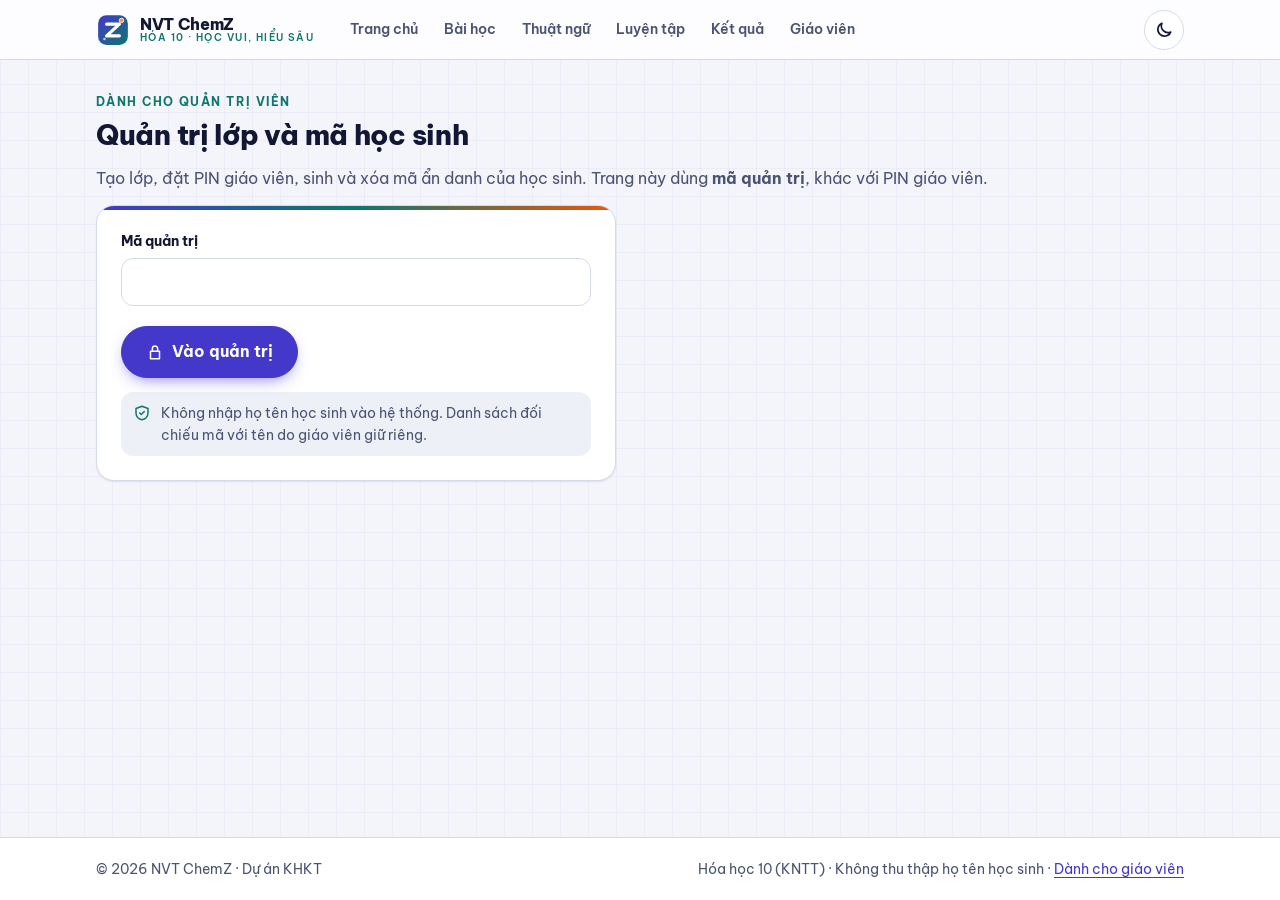
<file: web/admin.html>
<!doctype html>
<html lang="vi">
<head>
  <meta charset="utf-8">
  <meta name="viewport" content="width=device-width, initial-scale=1, viewport-fit=cover">
  <title>Quản trị lớp và mã · NVT ChemZ</title>
  <meta name="description" content="Quản trị lớp và mã học sinh.">
  <meta name="theme-color" content="#4338CA">
  <link rel="icon" href="assets/favicon.svg" type="image/svg+xml">
  <link rel="preconnect" href="https://fonts.googleapis.com">
  <link rel="preconnect" href="https://fonts.gstatic.com" crossorigin>
  <link rel="stylesheet" href="https://fonts.googleapis.com/css2?family=Be+Vietnam+Pro:ital,wght@0,400;0,500;0,600;0,700;0,800;1,400&display=swap">
  <link rel="stylesheet" href="css/style.css">
  <script>try{var t=localStorage.getItem('nvt.theme');if(t==='light'||t==='dark')document.documentElement.dataset.theme=t}catch(e){}</script>
  <script type="module" src="js/pages/admin.js"></script>
</head>
<body>
  <main id="main" tabindex="-1">
    <div class="container" id="app" aria-live="polite">
      <div class="skeleton" aria-hidden="true"></div>
    </div>
  </main>
  <noscript><div class="container"><p>Trang web cần bật JavaScript để hoạt động.</p></div></noscript>
</body>
</html>
</file>
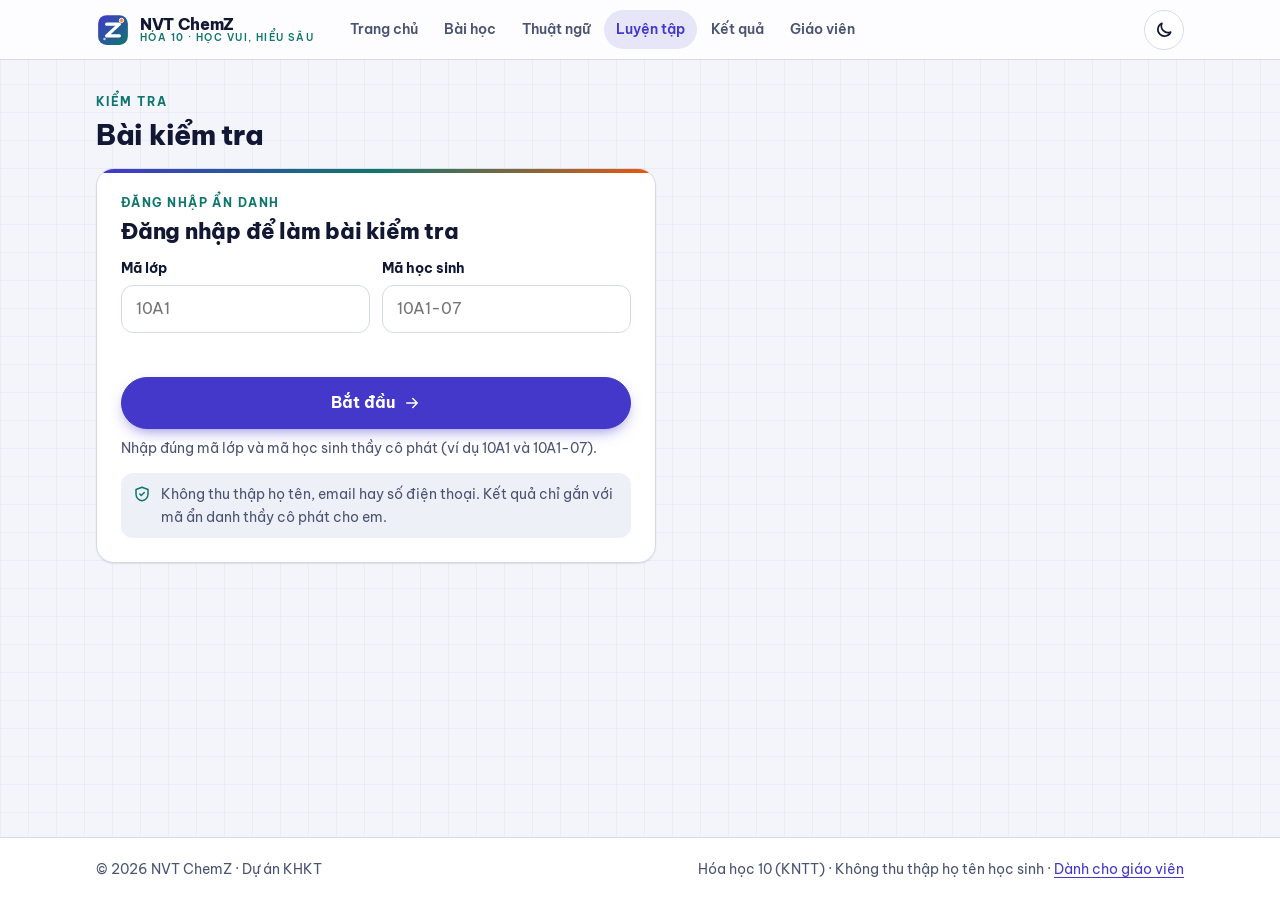
<file: web/test.html>
<!doctype html>
<html lang="vi">
<head>
  <meta charset="utf-8">
  <meta name="viewport" content="width=device-width, initial-scale=1, viewport-fit=cover">
  <title>Kiểm tra · NVT ChemZ</title>
  <meta name="description" content="Bài kiểm tra trước / sau của lớp.">
  <meta name="theme-color" content="#4338CA">
  <link rel="icon" href="assets/favicon.svg" type="image/svg+xml">
  <link rel="preconnect" href="https://fonts.googleapis.com">
  <link rel="preconnect" href="https://fonts.gstatic.com" crossorigin>
  <link rel="stylesheet" href="https://fonts.googleapis.com/css2?family=Be+Vietnam+Pro:ital,wght@0,400;0,500;0,600;0,700;0,800;1,400&display=swap">
  <link rel="stylesheet" href="css/style.css">
  <script>try{var t=localStorage.getItem('nvt.theme');if(t==='light'||t==='dark')document.documentElement.dataset.theme=t}catch(e){}</script>
  <script type="module" src="js/pages/test.js"></script>
</head>
<body>
  <main id="main" tabindex="-1">
    <div class="container" id="app" aria-live="polite">
      <div class="skeleton" aria-hidden="true"></div>
    </div>
  </main>
  <noscript><div class="container"><p>Trang web cần bật JavaScript để hoạt động.</p></div></noscript>
</body>
</html>
</file>
<file: web/css/style.css>
/* =========================================================
   NVT ChemZ — design system (tokens + components)
   Mobile-first. Light + dark (prefers-color-scheme + manual toggle).
   Xem docs/design/DESIGN_SYSTEM.md
   ========================================================= */

/* ---------- 1. Tokens ---------- */
:root {
  color-scheme: light;
  /* neutrals */
  --bg: #F4F5FB;
  --bg-grid: rgba(67, 56, 202, 0.05);
  --surface: #FFFFFF;
  --surface-2: #EEF0F8;
  --surface-3: #E2E6F3;
  --border: #D5DAEA;
  --text: #121833;
  --text-muted: #4A5372;
  --text-faint: #6B7391;

  /* brand */
  --primary: #4338CA;        /* indigo – nút chính */
  --primary-hover: #3730A3;
  --on-primary: #FFFFFF;
  --link: #4338CA;
  --teal: #0F766E;           /* phụ – khoa học, “phòng thí nghiệm” */
  --teal-soft: #CCFBF1;
  --accent: #EA580C;         /* điểm nhấn ấm – trang trí */
  --accent-ink: #C2410C;
  --accent-soft: #FFEDD5;

  /* semantic */
  --success: #15803D;
  --success-soft: #DCFCE7;
  --error: #B42318;
  --error-soft: #FEE4E2;
  --warning: #B45309;
  --warning-soft: #FEF3C7;

  /* lesson "groups" (giống nhóm nguyên tố trong bảng tuần hoàn) */
  --g-B1: #4F46E5; --g-B1-ink: #3730A3;
  --g-B2: #0D9488; --g-B2-ink: #0F766E;
  --g-B3: #D97706; --g-B3-ink: #92400E;
  --g-B4: #E11D48; --g-B4-ink: #9F1239;
  /* bài B5–B23: màu theo chương */
  --g-C2: #0891B2; --g-C2-ink: #155E75; --g-C3: #7C3AED; --g-C3-ink: #5B21B6; --g-C4: #DC2626; --g-C4-ink: #991B1B; --g-C5: #EA580C; --g-C5-ink: #9A3412; --g-C6: #16A34A; --g-C6-ink: #166534; --g-C7: #A16207; --g-C7-ink: #713F12;

  /* misconception badge lightness (hue đặt theo từng mã) */
  --mb-ink-l: 28%;  --mb-bg-l: 95%;  --mb-bd-l: 78%;  --mb-sat: 70%;

  /* shape + depth */
  --r-sm: 8px; --r-md: 12px; --r-lg: 18px; --r-xl: 26px;
  --shadow-1: 0 1px 2px rgba(18, 24, 51, .06), 0 1px 1px rgba(18, 24, 51, .04);
  --shadow-2: 0 6px 20px -6px rgba(18, 24, 51, .18), 0 2px 6px rgba(18, 24, 51, .06);
  --shadow-3: 0 18px 50px -12px rgba(30, 27, 110, .30);
  --focus: 0 0 0 3px var(--surface), 0 0 0 5px #6366F1;

  /* type */
  --font: "Be Vietnam Pro", system-ui, -apple-system, "Segoe UI", Roboto, sans-serif;
  --fs-xs: .75rem; --fs-sm: .875rem; --fs-md: 1rem; --fs-lg: 1.125rem;
  --fs-xl: 1.375rem; --fs-2xl: 1.75rem; --fs-3xl: clamp(2rem, 6vw, 3.25rem);

  --ease: cubic-bezier(.2, .8, .2, 1);
  --header-h: 60px;
  --tabbar-h: 64px;
}

/* dark tokens: áp dụng khi hệ điều hành ở chế độ tối (trừ khi người dùng chọn sáng) */
@media (prefers-color-scheme: dark) {
  :root:not([data-theme="light"]) {
    color-scheme: dark;
    --bg: #0A0F1F; --bg-grid: rgba(165, 180, 252, 0.045);
    --surface: #121A30; --surface-2: #1A2340; --surface-3: #243052; --border: #2C3860;
    --text: #E8EBF7; --text-muted: #A7B0CC; --text-faint: #8891AF;
    --primary: #4F46E5; --primary-hover: #6366F1; --on-primary: #FFFFFF; --link: #A5B4FC;
    --teal: #2DD4BF; --teal-soft: #113A3A;
    --accent: #FB923C; --accent-ink: #FDBA74; --accent-soft: #3A2414;
    --success: #4ADE80; --success-soft: #0F2E1C;
    --error: #F87171; --error-soft: #3B1518;
    --warning: #FBBF24; --warning-soft: #33270B;
    --g-B1: #818CF8; --g-B1-ink: #C7D2FE;
    --g-B2: #2DD4BF; --g-B2-ink: #99F6E4;
    --g-B3: #FBBF24; --g-B3-ink: #FDE68A;
    --g-B4: #FB7185; --g-B4-ink: #FECDD3;
    --g-C2: #22D3EE; --g-C2-ink: #A5F3FC; --g-C3: #A78BFA; --g-C3-ink: #DDD6FE; --g-C4: #F87171; --g-C4-ink: #FECACA; --g-C5: #FB923C; --g-C5-ink: #FED7AA; --g-C6: #4ADE80; --g-C6-ink: #BBF7D0; --g-C7: #FACC15; --g-C7-ink: #FEF08A;
    --mb-ink-l: 80%; --mb-bg-l: 17%; --mb-bd-l: 38%; --mb-sat: 60%;
    --shadow-1: 0 1px 2px rgba(0, 0, 0, .4);
    --shadow-2: 0 8px 24px -8px rgba(0, 0, 0, .6);
    --shadow-3: 0 20px 60px -16px rgba(0, 0, 0, .7);
    --focus: 0 0 0 3px var(--bg), 0 0 0 5px #A5B4FC;
  }
}
:root[data-theme="dark"] {
  color-scheme: dark;
  --bg: #0A0F1F; --bg-grid: rgba(165, 180, 252, 0.045);
  --surface: #121A30; --surface-2: #1A2340; --surface-3: #243052; --border: #2C3860;
  --text: #E8EBF7; --text-muted: #A7B0CC; --text-faint: #8891AF;
  --primary: #4F46E5; --primary-hover: #6366F1; --on-primary: #FFFFFF; --link: #A5B4FC;
  --teal: #2DD4BF; --teal-soft: #113A3A;
  --accent: #FB923C; --accent-ink: #FDBA74; --accent-soft: #3A2414;
  --success: #4ADE80; --success-soft: #0F2E1C;
  --error: #F87171; --error-soft: #3B1518;
  --warning: #FBBF24; --warning-soft: #33270B;
  --g-B1: #818CF8; --g-B1-ink: #C7D2FE;
  --g-B2: #2DD4BF; --g-B2-ink: #99F6E4;
  --g-B3: #FBBF24; --g-B3-ink: #FDE68A;
  --g-B4: #FB7185; --g-B4-ink: #FECDD3;
  --g-C2: #22D3EE; --g-C2-ink: #A5F3FC; --g-C3: #A78BFA; --g-C3-ink: #DDD6FE; --g-C4: #F87171; --g-C4-ink: #FECACA; --g-C5: #FB923C; --g-C5-ink: #FED7AA; --g-C6: #4ADE80; --g-C6-ink: #BBF7D0; --g-C7: #FACC15; --g-C7-ink: #FEF08A;
  --mb-ink-l: 80%; --mb-bg-l: 17%; --mb-bd-l: 38%; --mb-sat: 60%;
  --shadow-1: 0 1px 2px rgba(0, 0, 0, .4);
  --shadow-2: 0 8px 24px -8px rgba(0, 0, 0, .6);
  --shadow-3: 0 20px 60px -16px rgba(0, 0, 0, .7);
  --focus: 0 0 0 3px var(--bg), 0 0 0 5px #A5B4FC;
}

/* ---------- 2. Base ---------- */
*, *::before, *::after { box-sizing: border-box; }
html { -webkit-text-size-adjust: 100%; scroll-behavior: smooth; }
body {
  margin: 0; font-family: var(--font); font-size: var(--fs-md); line-height: 1.6;
  color: var(--text); background-color: var(--bg);
  background-image:
    linear-gradient(var(--bg-grid) 1px, transparent 1px),
    linear-gradient(90deg, var(--bg-grid) 1px, transparent 1px);
  background-size: 28px 28px;
  min-height: 100vh; display: flex; flex-direction: column;
  padding-bottom: calc(var(--tabbar-h) + env(safe-area-inset-bottom));
}
@media (min-width: 1024px) { body { padding-bottom: 0; } }
img, svg { max-width: 100%; }
.ic { width: 20px; height: 20px; flex: none; vertical-align: -4px; }
.card-title > .ic { color: var(--g-ink, var(--teal)); width: 24px; height: 24px; }
.badge .ic { width: 14px; height: 14px; vertical-align: -2px; }
a { color: var(--link); text-underline-offset: 3px; }
h1, h2, h3, h4 { line-height: 1.25; margin: 0 0 .5em; letter-spacing: -.01em; }
h1 { font-size: var(--fs-2xl); font-weight: 800; }
h2 { font-size: var(--fs-xl); font-weight: 750; }
h3 { font-size: var(--fs-lg); font-weight: 700; }
p { margin: 0 0 .8em; }
small, .small { font-size: var(--fs-sm); }
.muted { color: var(--text-muted); }
.num, .tabular { font-variant-numeric: tabular-nums; }
:focus { outline: none; }
:focus-visible { box-shadow: var(--focus); border-radius: var(--r-sm); }
.sr-only { position: absolute !important; width: 1px; height: 1px; padding: 0; margin: -1px; overflow: hidden; clip: rect(0 0 0 0); white-space: nowrap; border: 0; }
.skip-link { position: absolute; left: 12px; top: -60px; z-index: 100; background: var(--primary); color: var(--on-primary); padding: 8px 14px; border-radius: var(--r-sm); }
.skip-link:focus { top: 10px; }
sup, sub { line-height: 0; font-size: .72em; }

.container { width: 100%; max-width: 1120px; margin: 0 auto; padding: 0 16px; }
main { flex: 1; padding: 20px 0 40px; }
@media (min-width: 860px) { main { padding: 32px 0 56px; } }
.stack > * + * { margin-top: 16px; }
.row { display: flex; gap: 12px; flex-wrap: wrap; align-items: center; }
.spacer { flex: 1; }
/* Header dashboard giáo viên: tiêu đề bên trái, nút thao tác bên phải; màn hẹp thì nút xuống dòng riêng, không đứng chung với tiêu đề */
.t-head { display: flex; flex-wrap: wrap; align-items: center; justify-content: space-between; gap: 12px 16px; }
.t-head__title { display: flex; flex-wrap: wrap; align-items: center; gap: 8px 12px; min-width: 0; flex: 1 1 300px; }
.t-head__actions { display: flex; flex-wrap: wrap; align-items: center; justify-content: flex-end; gap: 8px; flex: 0 1 auto; }
@media (max-width: 719px) { .t-head__actions { width: 100%; justify-content: flex-start; } }
.grid { display: grid; gap: 14px; }
.grid-2 { grid-template-columns: 1fr; }
@media (min-width: 720px) { .grid-2 { grid-template-columns: 1fr 1fr; } }

/* ---------- 3. Header / nav ---------- */
.site-header {
  position: sticky; top: 0; z-index: 40; height: var(--header-h);
  background: color-mix(in srgb, var(--surface) 82%, transparent);
  backdrop-filter: saturate(1.4) blur(12px); -webkit-backdrop-filter: saturate(1.4) blur(12px);
  border-bottom: 1px solid var(--border);
}
.site-header .container { height: 100%; display: flex; align-items: center; gap: 12px; }
.brand { display: flex; align-items: center; gap: 10px; text-decoration: none; color: var(--text); font-weight: 800; letter-spacing: -.02em; }
.brand svg { width: 34px; height: 34px; flex: none; }
.brand__name { font-size: 1.02rem; line-height: 1.05; }
.brand__name span { display: block; font-size: .64rem; font-weight: 600; letter-spacing: .14em; text-transform: uppercase; color: var(--teal); }
.nav-desktop { display: none; gap: 2px; margin-left: 12px; }
.nav-desktop a { text-decoration: none; color: var(--text-muted); font-weight: 600; font-size: var(--fs-sm); padding: 8px 12px; border-radius: 999px; }
.nav-desktop a:hover { color: var(--text); background: var(--surface-2); }
.nav-desktop a[aria-current="page"] { color: var(--primary); background: color-mix(in srgb, var(--primary) 12%, transparent); }
:root[data-theme="dark"] .nav-desktop a[aria-current="page"] { color: var(--link); }
@media (prefers-color-scheme: dark) { :root:not([data-theme="light"]) .nav-desktop a[aria-current="page"] { color: var(--link); } }
@media (min-width: 1024px) { .nav-desktop { display: flex; } }
.nav-desktop a, .user-pill, .brand__name { white-space: nowrap; }
.header-actions { margin-left: auto; display: flex; align-items: center; gap: 8px; }
.user-pill { display: inline-flex; align-items: center; gap: 6px; font-size: var(--fs-sm); font-weight: 700; padding: 6px 12px; border-radius: 999px; background: var(--surface-2); border: 1px solid var(--border); font-variant-numeric: tabular-nums; }
.user-pill button { border: 0; background: var(--surface); color: var(--text-muted); border-radius: 999px; padding: 4px 10px; font: inherit; font-weight: 600; font-size: var(--fs-xs); cursor: pointer; }
.user-pill button:hover { color: var(--error); }
.icon-btn { width: 40px; height: 40px; display: inline-grid; place-items: center; border-radius: 999px; border: 1px solid var(--border); background: var(--surface); color: var(--text); cursor: pointer; }
.icon-btn:hover { background: var(--surface-2); }
.icon-btn--logout:hover { color: var(--error); }
.icon-btn svg { width: 20px; height: 20px; }

.tabbar {
  position: fixed; left: 0; right: 0; bottom: 0; z-index: 40;
  height: calc(var(--tabbar-h) + env(safe-area-inset-bottom)); padding-bottom: env(safe-area-inset-bottom);
  display: grid; grid-template-columns: repeat(5, 1fr);
  background: color-mix(in srgb, var(--surface) 92%, transparent);
  backdrop-filter: blur(12px); -webkit-backdrop-filter: blur(12px);
  border-top: 1px solid var(--border);
}
.tabbar a { display: flex; flex-direction: column; align-items: center; justify-content: center; gap: 2px; text-decoration: none; color: var(--text-muted); font-size: .68rem; font-weight: 600; }
.tabbar a svg { width: 22px; height: 22px; }
.tabbar a[aria-current="page"] { color: var(--link); }
.tabbar a[aria-current="page"] svg { transform: translateY(-1px); }
@media (min-width: 1024px) { .tabbar { display: none; } }

.demo-ribbon { display: inline-flex; align-items: center; gap: 6px; font-size: .7rem; font-weight: 700; letter-spacing: .04em; text-transform: uppercase; color: var(--warning); background: var(--warning-soft); border: 1px solid color-mix(in srgb, var(--warning) 35%, transparent); padding: 3px 8px; border-radius: 999px; white-space: nowrap; }
@media (max-width: 480px) { .demo-ribbon .long { display: none; } }
@media (max-width: 420px) { .brand__name { display: none; } .header-actions { gap: 6px; } }

.site-footer { border-top: 1px solid var(--border); padding: 20px 0; color: var(--text-muted); font-size: var(--fs-sm); background: var(--surface); }
.site-footer .container { display: flex; flex-wrap: wrap; gap: 8px 20px; justify-content: space-between; }

/* ---------- 4. Buttons, inputs ---------- */
.btn {
  --btn-bg: var(--surface); --btn-fg: var(--text); --btn-bd: var(--border);
  display: inline-flex; align-items: center; justify-content: center; gap: 8px;
  min-height: 44px; padding: 10px 18px; border-radius: 999px; border: 1.5px solid var(--btn-bd);
  background: var(--btn-bg); color: var(--btn-fg); font: inherit; font-weight: 700; font-size: var(--fs-sm);
  text-decoration: none; cursor: pointer; transition: transform .15s var(--ease), background .15s, box-shadow .15s;
  white-space: nowrap;
}
.btn:hover { background: var(--surface-2); }
.btn:active { transform: translateY(1px) scale(.99); }
.btn[disabled], .btn[aria-disabled="true"] { opacity: .5; cursor: not-allowed; transform: none; }
.btn svg { width: 18px; height: 18px; }
.btn-primary { --btn-bg: var(--primary); --btn-fg: var(--on-primary); --btn-bd: var(--primary); box-shadow: 0 6px 16px -6px color-mix(in srgb, var(--primary) 70%, transparent); }
.btn-primary:hover { background: var(--primary-hover); border-color: var(--primary-hover); }
.btn-ghost { --btn-bg: transparent; --btn-bd: transparent; color: var(--link); }
.btn-ghost:hover { background: var(--surface-2); }
.btn-lg { min-height: 52px; padding: 12px 24px; font-size: var(--fs-md); }
.btn-sm { min-height: 34px; padding: 6px 12px; font-size: var(--fs-xs); }
.btn-block { width: 100%; }

.field { display: flex; flex-direction: column; gap: 6px; }
.field label { font-weight: 700; font-size: var(--fs-sm); }
.field .hint { font-size: var(--fs-xs); color: var(--text-muted); }
.input, select.input {
  min-height: 48px; padding: 10px 14px; border-radius: var(--r-md); border: 1.5px solid var(--border);
  background: var(--surface); color: var(--text); font: inherit; font-size: var(--fs-md); width: 100%;
  transition: border-color .15s, box-shadow .15s;
}
.input:focus-visible { border-color: #6366F1; box-shadow: 0 0 0 4px color-mix(in srgb, #6366F1 22%, transparent); border-radius: var(--r-md); }
.input[aria-invalid="true"] { border-color: var(--error); }
.form-error { color: var(--error); font-size: var(--fs-sm); font-weight: 600; min-height: 1.4em; margin: 0; }

/* ---------- 5. Cards, chips, badges ---------- */
.card { background: var(--surface); border: 1px solid var(--border); border-radius: var(--r-lg); padding: 18px; box-shadow: var(--shadow-1); }
@media (min-width: 720px) { .card { padding: 24px; } }
.card-title { display: flex; align-items: center; gap: 10px; margin-bottom: 12px; }
.card-title h2, .card-title h3 { margin: 0; }
.eyebrow { font-size: var(--fs-xs); font-weight: 700; letter-spacing: .12em; text-transform: uppercase; color: var(--teal); margin: 0 0 6px; }
.section-head { display: flex; align-items: end; gap: 12px; margin: 32px 0 14px; flex-wrap: wrap; }
.section-head h2 { margin: 0; }
.section-head .spacer + a { font-weight: 700; font-size: var(--fs-sm); }

.badge { display: inline-flex; align-items: center; gap: 4px; font-size: var(--fs-xs); font-weight: 700; padding: 3px 9px; border-radius: 999px; background: var(--surface-2); color: var(--text-muted); border: 1px solid var(--border); white-space: nowrap; line-height: 1.4; }
.badge--warn { background: var(--warning-soft); color: var(--warning); border-color: color-mix(in srgb, var(--warning) 40%, var(--border)); }
.badge-unreviewed { background: var(--warning-soft); color: var(--warning); border-color: color-mix(in srgb, var(--warning) 40%, transparent); }
.badge-demo { background: var(--warning-soft); color: var(--warning); border-color: color-mix(in srgb, var(--warning) 40%, transparent); }
.badge-ai { background: var(--accent-soft); color: var(--accent-ink); border-color: color-mix(in srgb, var(--accent) 35%, transparent); }
.badge-level { background: var(--teal-soft); color: var(--teal); border-color: color-mix(in srgb, var(--teal) 35%, transparent); }
:root[data-theme="dark"] .badge-level { color: var(--teal); }

/* English term chip */
.term-chip {
  display: inline-flex; align-items: center; gap: 6px; vertical-align: baseline;
  font: inherit; font-size: .88em; font-weight: 600; line-height: 1.3;
  padding: 2px 10px 2px 4px; margin: 2px 2px; border-radius: 999px; cursor: pointer;
  color: var(--text); background: var(--surface); border: 1.5px solid color-mix(in srgb, var(--teal) 45%, var(--border));
  transition: background .15s, transform .15s var(--ease);
}
.term-chip::before { content: "EN"; font-size: .62rem; font-weight: 800; letter-spacing: .06em; color: var(--surface); background: var(--teal); border-radius: 999px; padding: 2px 6px; }
.term-chip:hover { background: var(--teal-soft); transform: translateY(-1px); }
.term-chip[aria-expanded="true"] { background: var(--teal-soft); }
.term-row { display: flex; flex-wrap: wrap; gap: 4px; margin-top: 8px; }

/* term popover */
.popover {
  position: absolute; z-index: 60; width: min(340px, calc(100vw - 32px));
  background: var(--surface); color: var(--text); border: 1px solid var(--border); border-radius: var(--r-lg);
  box-shadow: var(--shadow-3); padding: 16px; animation: pop-in .18s var(--ease);
}
.popover__head { display: flex; align-items: flex-start; gap: 12px; }
.popover__sym { flex: none; width: 52px; height: 52px; border-radius: 10px; display: grid; place-items: center; font-weight: 800; font-size: 1.3rem; color: var(--g-ink, var(--teal)); background: color-mix(in srgb, var(--g, var(--teal)) 14%, var(--surface)); border: 1.5px solid color-mix(in srgb, var(--g, var(--teal)) 45%, transparent); }
.popover__en { font-size: var(--fs-lg); font-weight: 800; margin: 0; line-height: 1.2; }
.popover__ipa { color: var(--text-muted); font-size: var(--fs-sm); font-family: "Segoe UI", "Lucida Sans Unicode", "DejaVu Sans", var(--font); }
.popover__vi { font-weight: 700; color: var(--teal); }
.popover__def { font-size: var(--fs-sm); margin: 10px 0 6px; }
.popover__ex { font-size: var(--fs-sm); color: var(--text-muted); border-left: 3px solid var(--teal); padding-left: 10px; margin: 8px 0 0; }
.popover__close { position: absolute; top: 8px; right: 8px; }
.speak-row { display: flex; gap: 6px; margin-top: 12px; flex-wrap: wrap; }
@keyframes pop-in { from { opacity: 0; transform: translateY(4px) scale(.98); } }

/* misconception badge — màu theo mã (hue) */
.mbadge {
  --h: 230;
  display: inline-flex; align-items: center; gap: 6px; font-size: var(--fs-xs); font-weight: 700; line-height: 1.3;
  padding: 3px 10px 3px 3px; border-radius: 999px;
  color: hsl(var(--h) var(--mb-sat) var(--mb-ink-l));
  background: hsl(var(--h) var(--mb-sat) var(--mb-bg-l));
  border: 1.5px solid hsl(var(--h) var(--mb-sat) var(--mb-bd-l));
}
.mbadge__code { display: inline-grid; place-items: center; min-width: 30px; height: 22px; padding: 0 6px; border-radius: 999px; color: #fff; background: hsl(var(--h) 65% 38%); font-variant-numeric: tabular-nums; }
.mbadge--lg { font-size: var(--fs-sm); padding: 4px 12px 4px 4px; }

/* ---------- 6. Element tile (signature) ---------- */
.tile-grid { display: grid; gap: 12px; grid-template-columns: repeat(2, minmax(0, 1fr)); }
@media (min-width: 600px) { .tile-grid { grid-template-columns: repeat(3, minmax(0, 1fr)); } }
@media (min-width: 900px) { .tile-grid { grid-template-columns: repeat(4, minmax(0, 1fr)); } }
.tile-grid--terms { grid-template-columns: repeat(2, minmax(0, 1fr)); }
@media (min-width: 560px) { .tile-grid--terms { grid-template-columns: repeat(3, minmax(0, 1fr)); } }
@media (min-width: 800px) { .tile-grid--terms { grid-template-columns: repeat(4, minmax(0, 1fr)); } }
@media (min-width: 1040px) { .tile-grid--terms { grid-template-columns: repeat(5, minmax(0, 1fr)); } }

.etile {
  --g: var(--g-B1); --g-ink: var(--g-B1-ink);
  position: relative; display: flex; flex-direction: column; min-height: 168px; padding: 12px 14px;
  border-radius: var(--r-md); text-decoration: none; color: var(--text); text-align: left;
  background: linear-gradient(165deg, color-mix(in srgb, var(--g) 15%, var(--surface)) 0%, var(--surface) 70%);
  border: 1.5px solid color-mix(in srgb, var(--g) 40%, var(--border));
  box-shadow: var(--shadow-1); font: inherit; cursor: pointer; overflow: hidden;
  transition: transform .2s var(--ease), box-shadow .2s var(--ease), border-color .2s;
}
.etile::after { /* góc gấp kiểu thẻ nguyên tố */
  content: ""; position: absolute; right: 0; top: 0; width: 34px; height: 34px;
  background: linear-gradient(225deg, color-mix(in srgb, var(--g) 30%, transparent) 50%, transparent 50%);
}
.etile:hover { transform: translateY(-3px); box-shadow: var(--shadow-2); border-color: var(--g); }
.etile__top { display: flex; justify-content: space-between; align-items: baseline; font-size: var(--fs-xs); font-weight: 700; color: var(--text-muted); font-variant-numeric: tabular-nums; position: relative; z-index: 1; }
.etile__sym { font-size: 2.6rem; font-weight: 800; letter-spacing: -.04em; line-height: 1; margin: 10px 0 6px; color: var(--g-ink); }
.etile__name { font-weight: 700; line-height: 1.3; font-size: var(--fs-sm); }
.etile__sub { font-size: var(--fs-xs); color: var(--text-muted); margin-top: 2px; }
.etile__foot { margin-top: auto; padding-top: 10px; display: flex; align-items: center; gap: 8px; }
.etile--lesson { min-height: 200px; }
.etile--lesson .etile__sym { font-size: 3rem; }
.etile--term { min-height: 150px; }
.etile--term .etile__sym { font-size: 2.1rem; }
.etile--locked { opacity: .6; }
.etile[data-lesson="B1"] { --g: var(--g-B1); --g-ink: var(--g-B1-ink); }
.etile[data-lesson="B2"], [data-lesson="B2"] { --g: var(--g-B2); --g-ink: var(--g-B2-ink); }
.etile[data-lesson="B3"], [data-lesson="B3"] { --g: var(--g-B3); --g-ink: var(--g-B3-ink); }
.etile[data-lesson="B4"], [data-lesson="B4"] { --g: var(--g-B4); --g-ink: var(--g-B4-ink); }
[data-lesson="B1"] { --g: var(--g-B1); --g-ink: var(--g-B1-ink); }
[data-lesson="B5"], [data-lesson="B6"], [data-lesson="B7"], [data-lesson="B8"], [data-lesson="B9"] { --g: var(--g-C2); --g-ink: var(--g-C2-ink); }
[data-lesson="B10"], [data-lesson="B11"], [data-lesson="B12"], [data-lesson="B13"], [data-lesson="B14"] { --g: var(--g-C3); --g-ink: var(--g-C3-ink); }
[data-lesson="B15"], [data-lesson="B16"] { --g: var(--g-C4); --g-ink: var(--g-C4-ink); }
[data-lesson="B17"], [data-lesson="B18"] { --g: var(--g-C5); --g-ink: var(--g-C5-ink); }
[data-lesson="B19"], [data-lesson="B20"] { --g: var(--g-C6); --g-ink: var(--g-C6-ink); }
[data-lesson="B21"], [data-lesson="B22"], [data-lesson="B23"] { --g: var(--g-C7); --g-ink: var(--g-C7-ink); }
.mini-bar { flex: 1; height: 6px; border-radius: 99px; background: var(--surface-3); overflow: hidden; }
.mini-bar > i { display: block; height: 100%; background: var(--g, var(--primary)); border-radius: inherit; transition: width .6s var(--ease); }

/* ---------- 7. Progress ring ---------- */
.ring { --size: 56px; --stroke: 6; position: relative; width: var(--size); height: var(--size); flex: none; }
.ring svg { width: 100%; height: 100%; transform: rotate(-90deg); }
.ring .ring__track { stroke: var(--surface-3); }
.ring .ring__val { stroke: var(--g, var(--primary)); stroke-linecap: round; transition: stroke-dashoffset .9s var(--ease); }
.ring__label { position: absolute; inset: 0; display: grid; place-items: center; font-weight: 800; font-size: calc(var(--size) * .24); font-variant-numeric: tabular-nums; }
.ring--lg { --size: 132px; }
.ring--lg .ring__label { font-size: 1.8rem; }

/* ---------- 8. Hero + atom ---------- */
.hero { display: grid; gap: 24px; align-items: center; padding: 8px 0 8px; }
.hero > * { min-width: 0; } /* không để nội dung dài kéo giãn cột lưới gây tràn ngang trên điện thoại */
@media (max-width: 480px) { .btn { white-space: normal; text-align: center; } }
@media (min-width: 900px) { .hero { grid-template-columns: 1.1fr .9fr; gap: 40px; padding: 24px 0; } }
.hero h1 { font-size: var(--fs-3xl); line-height: 1.08; letter-spacing: -.035em; margin-bottom: 14px; }
.hero h1 .grad { background: linear-gradient(100deg, var(--primary) 10%, var(--teal) 60%, var(--accent) 100%); -webkit-background-clip: text; background-clip: text; color: transparent; }
:root[data-theme="dark"] .hero h1 .grad { background-image: linear-gradient(100deg, #A5B4FC 10%, #5EEAD4 60%, #FDBA74 100%); }
@media (prefers-color-scheme: dark) { :root:not([data-theme="light"]) .hero h1 .grad { background-image: linear-gradient(100deg, #A5B4FC 10%, #5EEAD4 60%, #FDBA74 100%); } }
.hero__lead { font-size: var(--fs-lg); color: var(--text-muted); max-width: 36em; }
.hero__pills { display: flex; flex-wrap: wrap; gap: 8px; margin: 16px 0 20px; }
.hero__pill { display: inline-flex; align-items: center; gap: 6px; font-size: var(--fs-sm); font-weight: 600; padding: 6px 12px; border-radius: 999px; background: var(--surface); border: 1px solid var(--border); }
.hero__pill b { color: var(--accent-ink); }

.atom-stage { position: relative; display: grid; place-items: center; }
.atom-svg { width: min(100%, 380px); height: auto; overflow: visible; cursor: pointer; }
.atom-svg .shell { fill: none; stroke: color-mix(in srgb, var(--primary) 30%, var(--border)); stroke-width: 1.5; }
.atom-svg .shell-label { fill: var(--text-faint); font-size: 10px; font-weight: 700; font-family: var(--font); }
.atom-svg .electron { fill: var(--teal); }
.atom-svg .electron-glow { fill: var(--teal); opacity: .25; }
.atom-svg .proton { fill: var(--accent); }
.atom-svg .neutron { fill: color-mix(in srgb, var(--primary) 75%, var(--surface)); }
.atom-svg .halo { fill: url(#atomHalo); }
.atom-svg .spin { transform-box: view-box; transform-origin: 200px 200px; animation: spin linear infinite; }
.atom-svg .nucleus { transform-box: view-box; transform-origin: 200px 200px; animation: breathe 3.2s ease-in-out infinite; }
@keyframes spin { to { transform: rotate(360deg); } }
@keyframes breathe { 50% { transform: scale(1.06); } }
.atom-caption { position: absolute; bottom: 4px; left: 50%; transform: translateX(-50%); display: flex; gap: 10px; align-items: center; background: var(--surface); border: 1px solid var(--border); border-radius: 999px; padding: 6px 6px 6px 14px; box-shadow: var(--shadow-2); font-size: var(--fs-sm); white-space: nowrap; }
.atom-caption b { font-size: 1.05rem; }
.atom-caption .num { color: var(--text-muted); }

/* login card */
.login-card { position: relative; overflow: hidden; }
.login-card::before { content: ""; position: absolute; inset: 0 0 auto 0; height: 4px; background: linear-gradient(90deg, var(--primary), var(--teal), var(--accent)); }
.login-grid { display: grid; gap: 12px; grid-template-columns: 1fr 1fr; }
.login-grid .btn { grid-column: 1 / -1; }
.privacy-note { display: flex; gap: 10px; align-items: flex-start; font-size: var(--fs-sm); color: var(--text-muted); background: var(--surface-2); border-radius: var(--r-md); padding: 10px 12px; margin-top: 14px; }
.privacy-note svg { flex: none; width: 18px; height: 18px; color: var(--teal); margin-top: 2px; }

.quick-links { display: grid; gap: 12px; grid-template-columns: 1fr; }
@media (min-width: 640px) { .quick-links { grid-template-columns: repeat(3, 1fr); } }
.qlink { display: flex; gap: 14px; align-items: center; padding: 16px; border-radius: var(--r-lg); background: var(--surface); border: 1px solid var(--border); text-decoration: none; color: var(--text); box-shadow: var(--shadow-1); transition: transform .2s var(--ease), box-shadow .2s; }
.qlink:hover { transform: translateY(-2px); box-shadow: var(--shadow-2); }
.qlink__icon { width: 46px; height: 46px; border-radius: 14px; display: grid; place-items: center; flex: none; color: #fff; }
.qlink__icon svg { width: 24px; height: 24px; }
.qlink b { display: block; }
.qlink span { font-size: var(--fs-sm); color: var(--text-muted); }

/* ---------- 9. Lesson page ---------- */
.lesson-hero { display: flex; gap: 18px; align-items: center; margin-bottom: 20px; }
.lesson-hero .etile { width: 112px; min-height: 120px; flex: none; cursor: default; }
.lesson-hero .etile:hover { transform: none; }
.lesson-hero .etile .etile__sym { font-size: 2.4rem; margin: 6px 0 0; }
.lesson-hero h1 { margin: 0 0 6px; }
.summary-list { list-style: none; margin: 0; padding: 0; display: grid; gap: 10px; }
.summary-list li { position: relative; padding-left: 30px; }
.summary-list li::before { content: ""; position: absolute; left: 4px; top: .45em; width: 12px; height: 12px; border-radius: 50%; border: 3px solid var(--g, var(--teal)); }
.md p:last-child { margin-bottom: 0; }
.md ul, .md ol { padding-left: 1.3em; margin: 0 0 .8em; }
.md code { font-family: ui-monospace, "Cascadia Code", Consolas, monospace; font-size: .9em; background: var(--surface-2); padding: 1px 6px; border-radius: 6px; }
.md .table-wrap { margin: 0 0 .9em; border: 1px solid var(--border); border-radius: var(--r-md); }
.md-table th, .md-table td { padding: 8px 10px; }
.md-table thead th { background: var(--surface-2); }
.md-table tbody tr:last-child td { border-bottom: 0; }
.md h4 { font-size: var(--fs-md); margin: 1em 0 .4em; }
.formula-grid { display: grid; gap: 10px; grid-template-columns: repeat(auto-fill, minmax(230px, 1fr)); }
.formula { font-size: 1.05rem; font-weight: 700; text-align: center; padding: 18px 12px; border-radius: var(--r-md); background: var(--surface-2); border: 1.5px dashed color-mix(in srgb, var(--g, var(--primary)) 50%, var(--border)); font-variant-numeric: tabular-nums; }
.lesson-section + .lesson-section { margin-top: 14px; }
.mis-card { border-left: 4px solid hsl(var(--h) 65% 45%); }
.mis-compare { display: grid; gap: 8px; grid-template-columns: 1fr; margin-top: 10px; font-size: var(--fs-sm); }
@media (min-width: 640px) { .mis-compare { grid-template-columns: 1fr 1fr; } }
.mis-compare > div { padding: 10px 12px; border-radius: var(--r-sm); }
.mis-compare .wrong { background: var(--error-soft); }
.mis-compare .right { background: var(--success-soft); }
.mis-compare b { display: block; font-size: var(--fs-xs); text-transform: uppercase; letter-spacing: .06em; }
.mis-compare .wrong b { color: var(--error); }
.mis-compare .right b { color: var(--success); }
.cta-bar { position: sticky; bottom: calc(var(--tabbar-h) + 12px); z-index: 20; display: flex; justify-content: center; margin-top: 24px; }
@media (min-width: 1024px) { .cta-bar { bottom: 16px; } }
.cta-bar .btn { box-shadow: var(--shadow-3); }
.pager { display: flex; justify-content: space-between; gap: 12px; margin-top: 24px; }

/* ---------- 10. Terms ---------- */
.toolbar { display: flex; flex-wrap: wrap; gap: 10px; align-items: center; margin-bottom: 16px; }
.search { position: relative; flex: 1 1 260px; }
.search svg { position: absolute; left: 14px; top: 50%; transform: translateY(-50%); width: 18px; height: 18px; color: var(--text-faint); pointer-events: none; }
.search .input { padding-left: 42px; }
.seg { display: inline-flex; padding: 4px; gap: 4px; border-radius: 999px; background: var(--surface-2); border: 1px solid var(--border); }
.seg { max-width: 100%; overflow-x: auto; scrollbar-width: none; }
.seg button, .seg a { white-space: nowrap; border: 0; background: transparent; font: inherit; font-size: var(--fs-sm); font-weight: 700; color: var(--text-muted); padding: 6px 14px; border-radius: 999px; cursor: pointer; text-decoration: none; min-height: 34px; }
.seg [aria-pressed="true"], .seg [aria-selected="true"], .seg [aria-current="true"] { background: var(--surface); color: var(--text); box-shadow: var(--shadow-1); }
.filter-chips { display: flex; gap: 6px; flex-wrap: wrap; }
.fchip { border: 1.5px solid var(--border); background: var(--surface); color: var(--text-muted); font: inherit; font-size: var(--fs-sm); font-weight: 700; padding: 6px 14px; border-radius: 999px; cursor: pointer; min-height: 36px; }
.fchip[aria-pressed="true"] { color: var(--g-ink, var(--primary)); border-color: var(--g, var(--primary)); background: color-mix(in srgb, var(--g, var(--primary)) 12%, var(--surface)); }

.flash-wrap { max-width: 520px; margin: 0 auto; }
.flashcard { perspective: 1200px; height: 340px; cursor: pointer; }
.flashcard__inner { position: relative; width: 100%; height: 100%; transition: transform .6s var(--ease); transform-style: preserve-3d; }
.flashcard.is-flipped .flashcard__inner { transform: rotateY(180deg); }
.flashcard__face { position: absolute; inset: 0; backface-visibility: hidden; -webkit-backface-visibility: hidden; border-radius: var(--r-xl); padding: 24px; display: flex; flex-direction: column; align-items: center; justify-content: center; text-align: center; border: 1.5px solid color-mix(in srgb, var(--g) 45%, var(--border)); background: linear-gradient(165deg, color-mix(in srgb, var(--g) 16%, var(--surface)), var(--surface) 70%); box-shadow: var(--shadow-2); }
.flashcard__back { transform: rotateY(180deg); }
.flashcard__sym { font-size: 4rem; font-weight: 800; color: var(--g-ink); line-height: 1; letter-spacing: -.04em; }
.flashcard__en { font-size: 1.9rem; font-weight: 800; margin: 12px 0 2px; }
.flashcard__vi { font-size: 1.6rem; font-weight: 800; color: var(--g-ink); }
.flashcard__corner { position: absolute; top: 14px; left: 18px; font-size: var(--fs-xs); font-weight: 700; color: var(--text-muted); font-variant-numeric: tabular-nums; }
.flash-controls { display: flex; justify-content: center; align-items: center; gap: 12px; margin-top: 16px; }

/* ---------- 11. Practice ---------- */
.practice-top { display: flex; align-items: center; gap: 12px; margin-bottom: 14px; flex-wrap: wrap; }
.progress-track { flex: 1 1 200px; height: 10px; border-radius: 99px; background: var(--surface-3); overflow: hidden; }
.progress-track > i { display: block; height: 100%; background: linear-gradient(90deg, var(--g, var(--primary)), var(--teal)); border-radius: inherit; transition: width .5s var(--ease); }
.streak { display: inline-flex; align-items: center; gap: 4px; font-weight: 800; font-variant-numeric: tabular-nums; color: var(--accent-ink); }
.q-card { position: relative; }
.q-meta { display: flex; gap: 6px; flex-wrap: wrap; margin-bottom: 12px; }
.q-stem { font-size: 1.12rem; font-weight: 600; line-height: 1.55; margin-bottom: 16px; }
.options { display: grid; gap: 10px; margin: 0; padding: 0; border: 0; }
.option { position: relative; display: flex; gap: 12px; align-items: flex-start; padding: 12px 14px; border-radius: var(--r-md); border: 1.5px solid var(--border); background: var(--surface); cursor: pointer; transition: border-color .15s, background .15s, transform .15s var(--ease); }
.option:hover { border-color: color-mix(in srgb, var(--primary) 50%, var(--border)); }
.option input { position: absolute; opacity: 0; pointer-events: none; }
.option__key { flex: none; width: 32px; height: 32px; border-radius: 9px; display: grid; place-items: center; font-weight: 800; background: var(--surface-2); color: var(--text-muted); border: 1.5px solid var(--border); transition: all .15s; }
.option__text { padding-top: 4px; }
.option:has(input:checked) { border-color: var(--primary); background: color-mix(in srgb, var(--primary) 7%, var(--surface)); }
.option:has(input:checked) .option__key { background: var(--primary); color: var(--on-primary); border-color: var(--primary); }
.option:has(input:focus-visible) { box-shadow: var(--focus); }
.option.is-correct, .option.is-correct:has(input:checked) { border-color: var(--success); background: var(--success-soft); }
.option.is-correct .option__key, .option.is-correct:has(input:checked) .option__key { background: var(--success); border-color: var(--success); color: var(--surface); }
.option.is-wrong, .option.is-wrong:has(input:checked) { border-color: var(--error); background: var(--error-soft); }
.option.is-wrong .option__key, .option.is-wrong:has(input:checked) .option__key { background: var(--error); border-color: var(--error); color: var(--surface); }
.options.is-locked .option { cursor: default; }
.option .mbadge { margin-top: 6px; }

.tf-list { display: grid; gap: 10px; }
.tf-item { display: grid; grid-template-columns: auto 1fr; gap: 10px 12px; align-items: start; padding: 12px 14px; border-radius: var(--r-md); border: 1.5px solid var(--border); background: var(--surface); }
@media (min-width: 640px) { .tf-item { grid-template-columns: auto 1fr auto; align-items: center; } }
.tf-item .option__key { width: 28px; height: 28px; }
.tf-choices { grid-column: 1 / -1; display: inline-flex; gap: 6px; justify-self: start; }
@media (min-width: 640px) { .tf-choices { grid-column: auto; } }
.tf-choices label { position: relative; }
.tf-choices input { position: absolute; opacity: 0; }
.tf-choices span { display: inline-flex; align-items: center; min-height: 38px; padding: 6px 16px; border-radius: 999px; border: 1.5px solid var(--border); font-weight: 700; font-size: var(--fs-sm); cursor: pointer; background: var(--surface); }
.tf-choices input:checked + span { background: var(--primary); color: var(--on-primary); border-color: var(--primary); }
.tf-choices input:focus-visible + span { box-shadow: var(--focus); }
.tf-item.is-correct { border-color: var(--success); background: var(--success-soft); }
.tf-item.is-wrong { border-color: var(--error); background: var(--error-soft); }
.tf-item .tf-verdict { grid-column: 1 / -1; font-size: var(--fs-sm); font-weight: 600; }

.short-answer { display: flex; gap: 10px; align-items: center; max-width: 360px; }
.short-answer .input { font-size: 1.3rem; font-weight: 700; font-variant-numeric: tabular-nums; }
.short-answer .unit { font-weight: 700; color: var(--text-muted); }
.short-answer.is-correct .input { border-color: var(--success); background: var(--success-soft); }
.short-answer.is-wrong .input { border-color: var(--error); background: var(--error-soft); }

.q-actions { display: flex; gap: 10px; flex-wrap: wrap; margin-top: 18px; align-items: center; }
.kbd { font-family: ui-monospace, Consolas, monospace; font-size: .72rem; border: 1px solid var(--border); border-bottom-width: 2px; border-radius: 5px; padding: 0 5px; color: var(--text-muted); }

.feedback { border-radius: var(--r-lg); padding: 14px 16px; margin-top: 16px; border: 1.5px solid; display: grid; gap: 10px; }
.feedback--ok { border-color: color-mix(in srgb, var(--success) 50%, transparent); background: var(--success-soft); }
.feedback--bad { border-color: color-mix(in srgb, var(--error) 45%, transparent); background: var(--error-soft); }
.feedback--part { border-color: color-mix(in srgb, var(--warning) 45%, transparent); background: var(--warning-soft); }
.feedback__title { display: flex; align-items: center; gap: 10px; font-weight: 800; font-size: var(--fs-lg); margin: 0; }
.feedback--ok .feedback__title { color: var(--success); }
.feedback--bad .feedback__title { color: var(--error); }
.feedback--part .feedback__title { color: var(--warning); }
.feedback__icon { width: 34px; height: 34px; flex: none; }
.feedback__icon circle { fill: currentColor; opacity: .15; }
.feedback__icon path { fill: none; stroke: currentColor; stroke-width: 3; stroke-linecap: round; stroke-linejoin: round; stroke-dasharray: 30; stroke-dashoffset: 30; animation: draw .45s .1s var(--ease) forwards; }
@keyframes draw { to { stroke-dashoffset: 0; } }
.remedy { background: var(--surface); border-radius: var(--r-md); padding: 10px 12px; font-size: var(--fs-sm); }
.remedy p { margin: 6px 0 0; }

/* micro-feedback: đúng → thẻ "nảy" nhẹ + vòng sáng; sai → rung nhẹ */
.pulse-ok { animation: pulse-ok .6s var(--ease); }
@keyframes pulse-ok { 0% { box-shadow: 0 0 0 0 color-mix(in srgb, var(--success) 50%, transparent); transform: scale(1); } 35% { transform: scale(1.012); } 100% { box-shadow: 0 0 0 18px transparent; transform: scale(1); } }
.shake { animation: shake .4s var(--ease); }
@keyframes shake { 20%, 60% { transform: translateX(-5px); } 40%, 80% { transform: translateX(5px); } }
.plus-one { position: absolute; right: 18px; top: 14px; font-weight: 800; color: var(--success); pointer-events: none; animation: float-up 1s var(--ease) forwards; font-variant-numeric: tabular-nums; }
@keyframes float-up { from { opacity: 0; transform: translateY(8px); } 25% { opacity: 1; } to { opacity: 0; transform: translateY(-26px); } }

/* hint ladder */
.ladder { margin-top: 18px; border: 1.5px solid var(--border); border-radius: var(--r-lg); background: var(--surface-2); padding: 14px; }
.ladder__head { display: flex; align-items: center; gap: 8px; flex-wrap: wrap; margin-bottom: 10px; }
.ladder__head h3 { margin: 0; font-size: var(--fs-md); }
.ladder__steps { list-style: none; margin: 0; padding: 0; display: grid; grid-template-columns: repeat(3, 1fr); gap: 6px; counter-reset: step; }
.ladder__step { position: relative; }
.ladder__btn { width: 100%; display: flex; flex-direction: column; align-items: flex-start; gap: 2px; padding: 10px 10px 10px 12px; border-radius: var(--r-md); border: 1.5px solid var(--border); background: var(--surface); color: var(--text); font: inherit; text-align: left; cursor: pointer; min-height: 64px; transition: all .15s; }
.ladder__btn small { font-size: .68rem; font-weight: 700; color: var(--text-muted); text-transform: uppercase; letter-spacing: .06em; }
.ladder__btn b { font-size: var(--fs-sm); }
.ladder__btn:hover:not([disabled]) { border-color: var(--accent); }
.ladder__btn[disabled] { opacity: .45; cursor: not-allowed; }
.ladder__btn.is-used { border-color: var(--accent); background: var(--accent-soft); }
.ladder__btn.is-used small { color: var(--accent-ink); }
.ladder__out { margin-top: 10px; display: grid; gap: 8px; }
.hint-bubble { background: var(--surface); border: 1px solid var(--border); border-left: 4px solid var(--accent); border-radius: var(--r-md); padding: 10px 12px; font-size: var(--fs-sm); animation: pop-in .25s var(--ease); }
.hint-bubble__lvl { font-size: var(--fs-xs); font-weight: 800; color: var(--accent-ink); text-transform: uppercase; letter-spacing: .06em; display: flex; gap: 6px; align-items: center; margin-bottom: 4px; }
.ai-notice { display: flex; gap: 8px; align-items: flex-start; font-size: var(--fs-xs); color: var(--text-muted); margin-top: 10px; }
.ai-notice svg { width: 16px; height: 16px; flex: none; color: var(--accent-ink); margin-top: 1px; }
.explain { margin-top: 16px; border-radius: var(--r-lg); background: var(--surface-2); padding: 14px 16px; border: 1px solid var(--border); }
.explain h3 { font-size: var(--fs-md); display: flex; gap: 8px; align-items: center; }

.summary-hero { text-align: center; display: grid; justify-items: center; gap: 10px; }

/* ---------- 12. Stats / results / teacher ---------- */
.kpis { display: grid; gap: 12px; grid-template-columns: repeat(2, minmax(0, 1fr)); }
@media (min-width: 760px) { .kpis { grid-template-columns: repeat(4, minmax(0, 1fr)); } }
.kpi { background: var(--surface); border: 1px solid var(--border); border-radius: var(--r-lg); padding: 14px 16px; box-shadow: var(--shadow-1); }
.kpi__label { font-size: var(--fs-xs); font-weight: 700; color: var(--text-muted); text-transform: uppercase; letter-spacing: .08em; }
.kpi__val { font-size: 1.9rem; font-weight: 800; font-variant-numeric: tabular-nums; letter-spacing: -.02em; line-height: 1.2; }
.kpi__sub { font-size: var(--fs-xs); color: var(--text-muted); }
.lesson-stats { display: grid; gap: 12px; grid-template-columns: 1fr; }
@media (min-width: 640px) { .lesson-stats { grid-template-columns: 1fr 1fr; } }
.lstat { display: flex; gap: 14px; align-items: center; padding: 14px; border-radius: var(--r-lg); background: var(--surface); border: 1px solid var(--border); }
.lstat__body { flex: 1; min-width: 0; }
.lstat__body b { display: block; }
.mis-list { list-style: none; margin: 0; padding: 0; display: grid; gap: 10px; }
.mis-item { display: grid; gap: 8px; padding: 14px; border-radius: var(--r-lg); background: var(--surface); border: 1px solid var(--border); border-left: 4px solid hsl(var(--h) 65% 45%); }
.mis-item__head { display: flex; gap: 10px; align-items: center; flex-wrap: wrap; }
.mis-item__count { margin-left: auto; font-weight: 800; font-variant-numeric: tabular-nums; }
.mis-item__actions { display: flex; gap: 8px; flex-wrap: wrap; }

.chart { width: 100%; height: auto; display: block; font-family: var(--font); }
.chart text { fill: var(--text); font-size: 13px; }
.chart .axis-label { fill: var(--text-muted); font-size: 11.5px; }
.chart .grid-line { stroke: var(--border); stroke-dasharray: 2 4; }
.chart .bar-track { fill: var(--surface-2); }
.chart .val { font-weight: 700; font-variant-numeric: tabular-nums; }
.heatmap-wrap { overflow-x: auto; -webkit-overflow-scrolling: touch; }
.heatmap { border-collapse: separate; border-spacing: 4px; font-variant-numeric: tabular-nums; min-width: 520px; }
.heatmap th { font-size: var(--fs-xs); font-weight: 700; color: var(--text-muted); padding: 2px 4px; }
.heatmap td { width: 48px; height: 40px; text-align: center; border-radius: 8px; font-size: var(--fs-xs); font-weight: 700; }
.heat-legend { display: flex; align-items: center; gap: 8px; font-size: var(--fs-xs); color: var(--text-muted); margin-top: 8px; }
.heat-legend i { width: 120px; height: 10px; border-radius: 99px; background: linear-gradient(90deg, var(--surface-2), #4338CA); }
.table-wrap { overflow-x: auto; }
.table { width: 100%; border-collapse: collapse; font-size: var(--fs-sm); }
.table th, .table td { text-align: left; padding: 10px 8px; border-bottom: 1px solid var(--border); vertical-align: top; }
.table th { font-size: var(--fs-xs); text-transform: uppercase; letter-spacing: .06em; color: var(--text-muted); }
.table td.num, .table th.num { text-align: right; font-variant-numeric: tabular-nums; }
.stem-cell { max-width: 460px; }

.notice { display: flex; gap: 10px; align-items: flex-start; padding: 12px 14px; border-radius: var(--r-md); font-size: var(--fs-sm); background: var(--surface-2); border: 1px solid var(--border); }
.notice--warn { background: var(--warning-soft); border-color: color-mix(in srgb, var(--warning) 40%, transparent); }
.notice--error { background: var(--error-soft); border-color: color-mix(in srgb, var(--error) 40%, transparent); }
.notice svg { width: 18px; height: 18px; flex: none; margin-top: 2px; }
.empty { text-align: center; padding: 40px 16px; color: var(--text-muted); }
.empty svg { width: 64px; height: 64px; opacity: .6; }
.skeleton { background: linear-gradient(90deg, var(--surface-2), var(--surface-3), var(--surface-2)); background-size: 200% 100%; animation: shimmer 1.2s infinite; border-radius: var(--r-md); min-height: 120px; }
@keyframes shimmer { to { background-position: -200% 0; } }
.toast { position: fixed; left: 50%; bottom: calc(var(--tabbar-h) + 20px); transform: translateX(-50%); z-index: 80; background: var(--text); color: var(--bg); padding: 10px 18px; border-radius: 999px; font-weight: 600; font-size: var(--fs-sm); box-shadow: var(--shadow-3); animation: pop-in .2s var(--ease); max-width: calc(100vw - 32px); }
@media (min-width: 1024px) { .toast { bottom: 24px; } }

@media (max-width: 640px) { .hide-mobile { display: none; } }
.ladder__btn.is-used { cursor: default; }

/* ---------- 13. Reduced motion ---------- */
@media (prefers-reduced-motion: reduce) {
  *, *::before, *::after { animation-duration: .001ms !important; animation-iteration-count: 1 !important; transition-duration: .001ms !important; scroll-behavior: auto !important; }
  .atom-svg .spin, .atom-svg .nucleus { animation: none !important; }
}

@media print {
  .site-header, .tabbar, .site-footer, .cta-bar, .btn { display: none !important; }
  body { background: #fff; }
}

/* ---------- duyệt nội dung (teacher.js) ---------- */
.rv-stem { margin: 10px 0 6px; font-weight: 600; }
.rv-opts { list-style: none; margin: 0; padding: 0; display: grid; gap: 4px; }
.rv-opts li { padding: 6px 10px; border-radius: var(--r-md); background: var(--surface-2); font-size: var(--fs-sm); }
.rv-opts li.is-ans { background: var(--success-soft); }
textarea.input { resize: vertical; min-height: 60px; font: inherit; }
</file>
